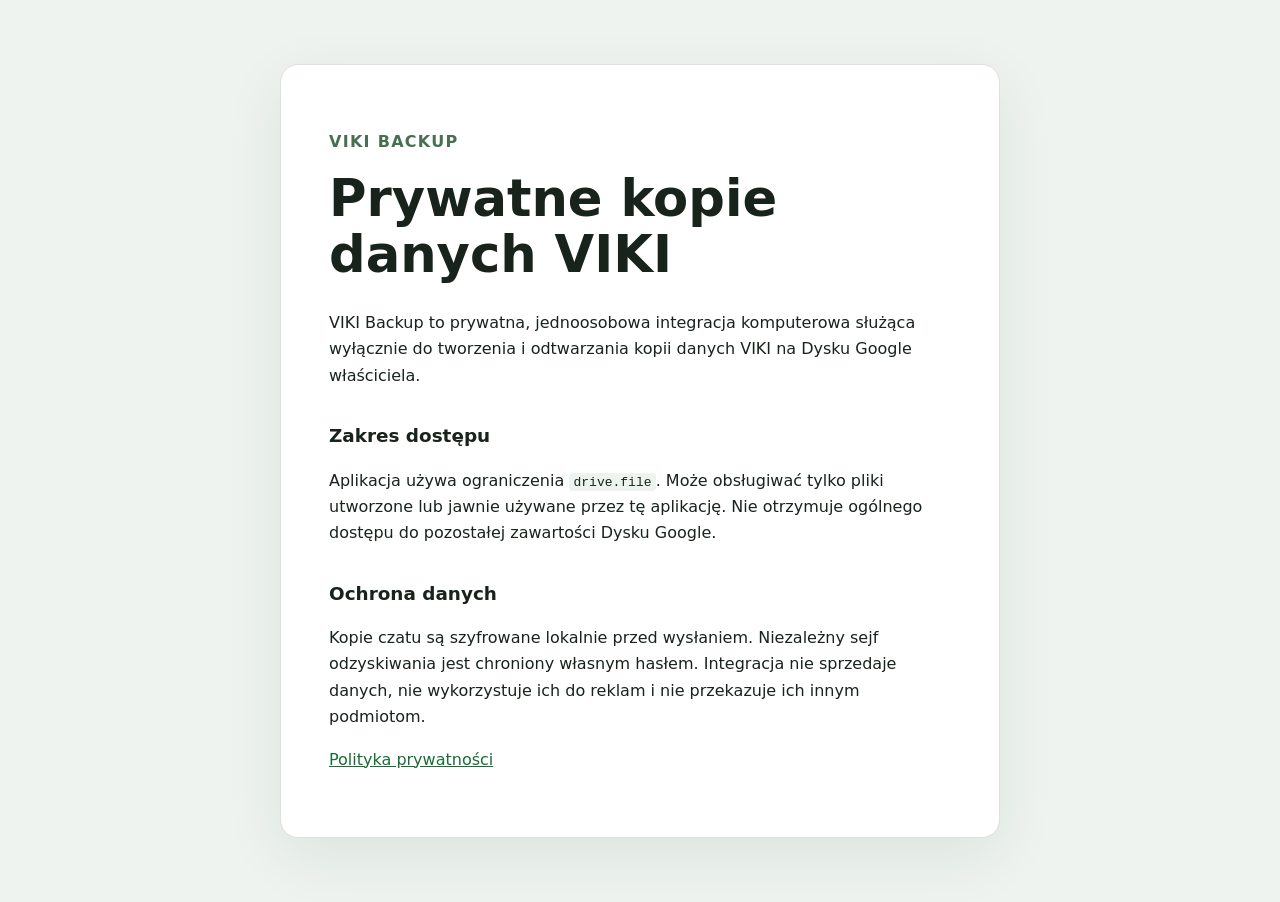
<file: index.html>
<!doctype html>
<html lang="pl">
<head>
  <meta charset="utf-8">
  <meta name="viewport" content="width=device-width, initial-scale=1">
  <title>VIKI Backup</title>
  <meta name="description" content="Informacje o prywatnej, jednoosobowej integracji VIKI Backup.">
  <link rel="stylesheet" href="styles.css">
</head>
<body>
  <main>
    <p class="eyebrow">VIKI Backup</p>
    <h1>Prywatne kopie danych VIKI</h1>
    <p>VIKI Backup to prywatna, jednoosobowa integracja komputerowa służąca wyłącznie do tworzenia i odtwarzania kopii danych VIKI na Dysku Google właściciela.</p>

    <h2>Zakres dostępu</h2>
    <p>Aplikacja używa ograniczenia <code>drive.file</code>. Może obsługiwać tylko pliki utworzone lub jawnie używane przez tę aplikację. Nie otrzymuje ogólnego dostępu do pozostałej zawartości Dysku Google.</p>

    <h2>Ochrona danych</h2>
    <p>Kopie czatu są szyfrowane lokalnie przed wysłaniem. Niezależny sejf odzyskiwania jest chroniony własnym hasłem. Integracja nie sprzedaje danych, nie wykorzystuje ich do reklam i nie przekazuje ich innym podmiotom.</p>

    <p><a href="privacy.html">Polityka prywatności</a></p>
  </main>
</body>
</html>
</file>
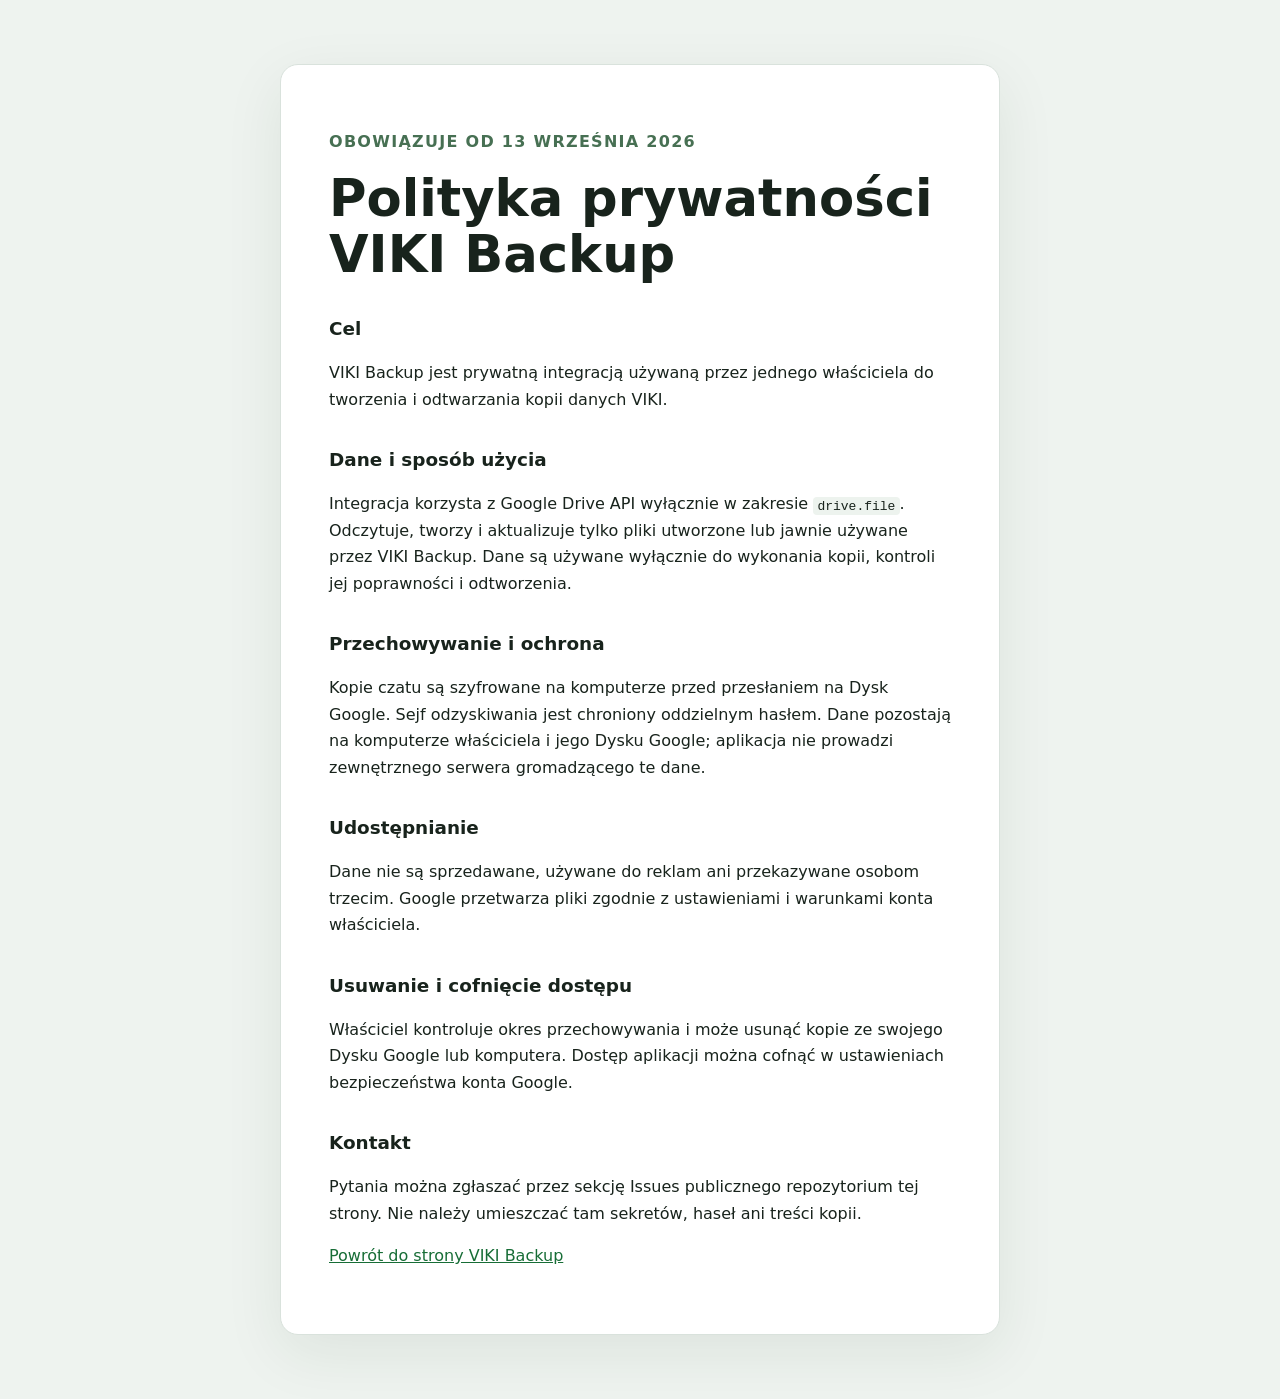
<file: privacy.html>
<!doctype html>
<html lang="pl">
<head>
  <meta charset="utf-8">
  <meta name="viewport" content="width=device-width, initial-scale=1">
  <title>Polityka prywatności — VIKI Backup</title>
  <meta name="description" content="Polityka prywatności integracji VIKI Backup.">
  <link rel="stylesheet" href="styles.css">
</head>
<body>
  <main>
    <p class="eyebrow">Obowiązuje od 13 września 2026</p>
    <h1>Polityka prywatności VIKI Backup</h1>

    <h2>Cel</h2>
    <p>VIKI Backup jest prywatną integracją używaną przez jednego właściciela do tworzenia i odtwarzania kopii danych VIKI.</p>

    <h2>Dane i sposób użycia</h2>
    <p>Integracja korzysta z Google Drive API wyłącznie w zakresie <code>drive.file</code>. Odczytuje, tworzy i aktualizuje tylko pliki utworzone lub jawnie używane przez VIKI Backup. Dane są używane wyłącznie do wykonania kopii, kontroli jej poprawności i odtworzenia.</p>

    <h2>Przechowywanie i ochrona</h2>
    <p>Kopie czatu są szyfrowane na komputerze przed przesłaniem na Dysk Google. Sejf odzyskiwania jest chroniony oddzielnym hasłem. Dane pozostają na komputerze właściciela i jego Dysku Google; aplikacja nie prowadzi zewnętrznego serwera gromadzącego te dane.</p>

    <h2>Udostępnianie</h2>
    <p>Dane nie są sprzedawane, używane do reklam ani przekazywane osobom trzecim. Google przetwarza pliki zgodnie z ustawieniami i warunkami konta właściciela.</p>

    <h2>Usuwanie i cofnięcie dostępu</h2>
    <p>Właściciel kontroluje okres przechowywania i może usunąć kopie ze swojego Dysku Google lub komputera. Dostęp aplikacji można cofnąć w ustawieniach bezpieczeństwa konta Google.</p>

    <h2>Kontakt</h2>
    <p>Pytania można zgłaszać przez sekcję Issues publicznego repozytorium tej strony. Nie należy umieszczać tam sekretów, haseł ani treści kopii.</p>

    <p><a href="index.html">Powrót do strony VIKI Backup</a></p>
  </main>
</body>
</html>
</file>
<file: styles.css>
:root {
  color-scheme: light dark;
  font-family: Inter, ui-sans-serif, system-ui, -apple-system, BlinkMacSystemFont, "Segoe UI", sans-serif;
  line-height: 1.65;
  color: #18231c;
  background: #eef3ef;
}

body { margin: 0; }

main {
  width: min(720px, calc(100% - 40px));
  margin: 64px auto;
  padding: 48px;
  box-sizing: border-box;
  background: #fff;
  border: 1px solid #d9e2dc;
  border-radius: 18px;
  box-shadow: 0 18px 60px rgba(20, 45, 28, .08);
}

h1 { font-size: clamp(2rem, 7vw, 3.2rem); line-height: 1.08; margin: 0 0 28px; }
h2 { margin-top: 32px; font-size: 1.15rem; }
.eyebrow { color: #477053; font-weight: 700; letter-spacing: .08em; text-transform: uppercase; }
a { color: #176d36; }
code { padding: .12em .32em; background: #edf3ee; border-radius: 4px; }

@media (max-width: 600px) {
  main { margin: 20px auto; padding: 28px 24px; }
}

@media (prefers-color-scheme: dark) {
  :root { color: #e8f0ea; background: #101712; }
  main { background: #172019; border-color: #2b3b2f; box-shadow: none; }
  .eyebrow, a { color: #86d29d; }
  code { background: #243128; }
}
</file>
